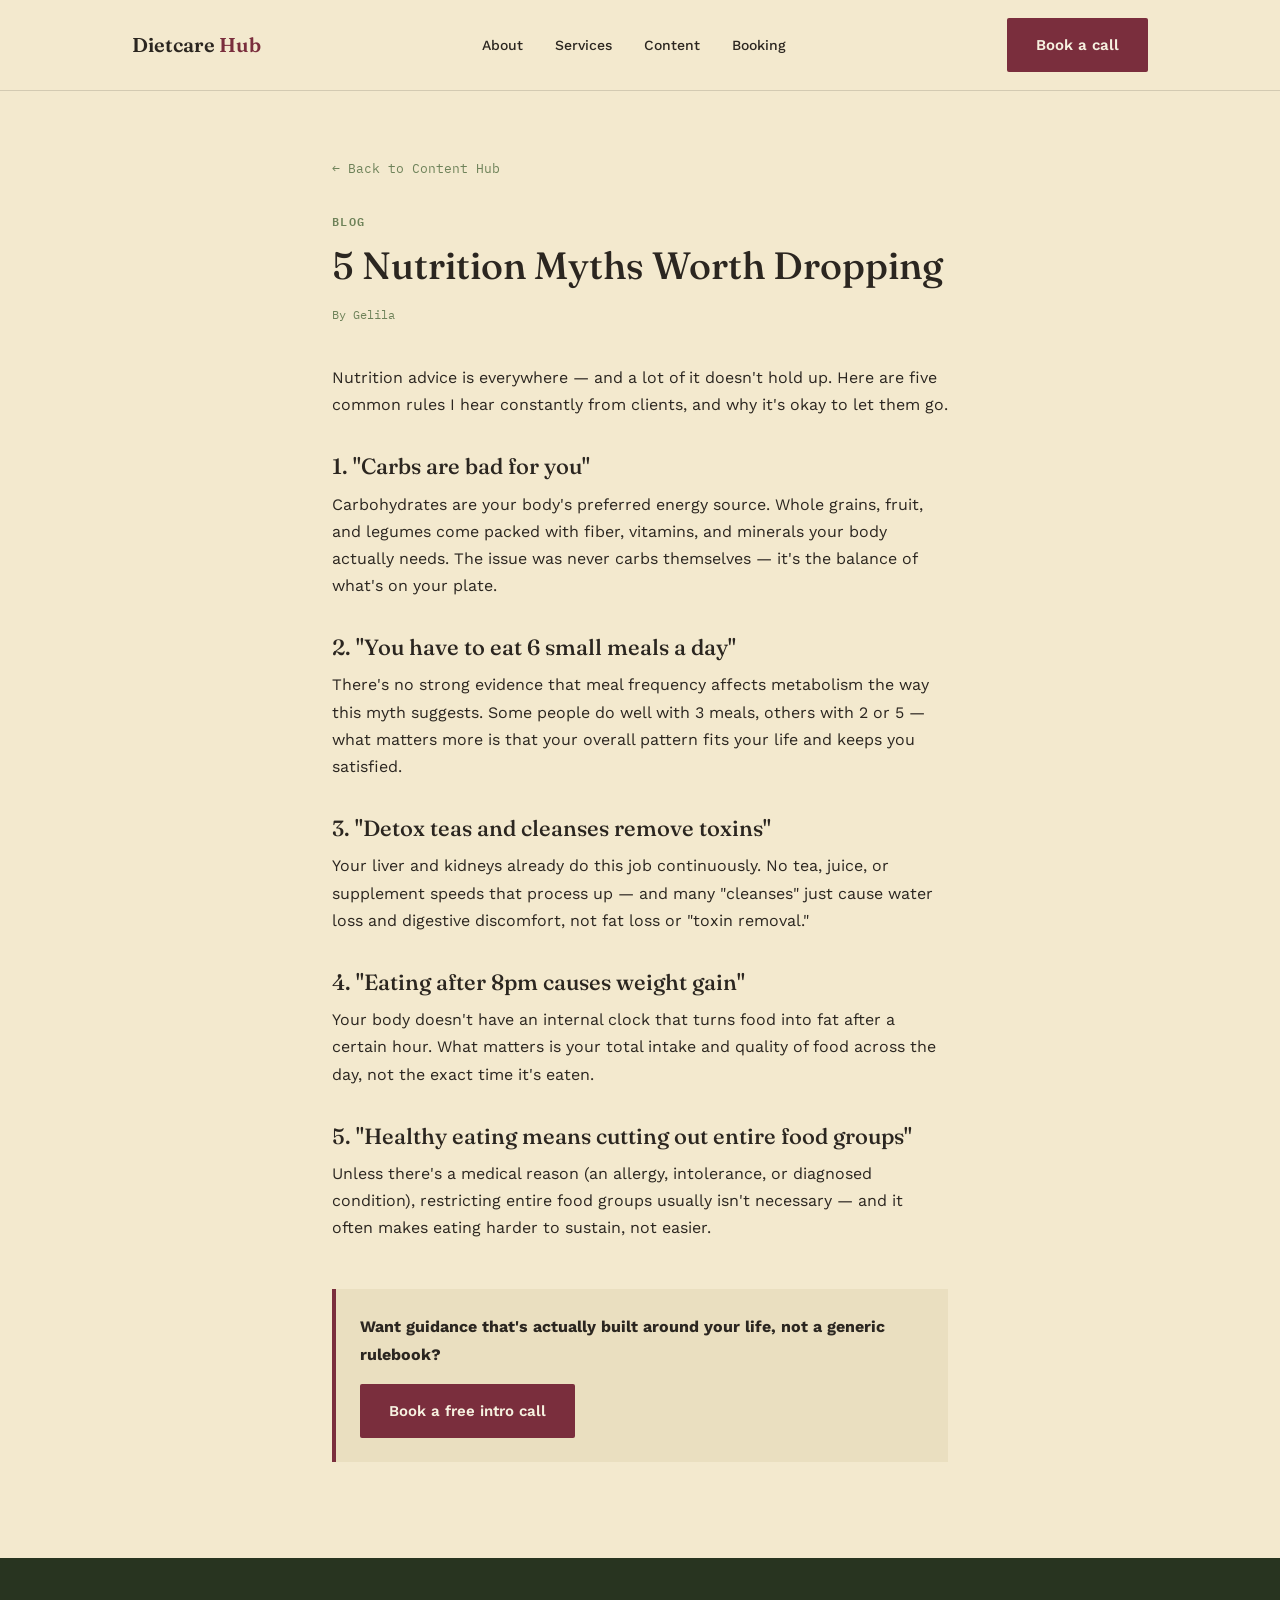
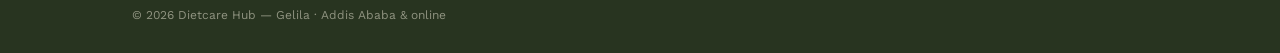
<file: blog-nutrition-myths.html>
<!DOCTYPE html>
<html lang="en">
<head>
<meta charset="UTF-8">
<meta name="viewport" content="width=device-width, initial-scale=1.0">
<title>5 Nutrition Myths Worth Dropping — Dietcare Hub</title>
<meta name="description" content="Five common nutrition rules that aren't backed by evidence, explained by Gelila.">
<link rel="preconnect" href="https://fonts.googleapis.com">
<link href="https://fonts.googleapis.com/css2?family=Fraunces:ital,opsz,wght@0,9..144,400;0,9..144,500;0,9..144,600;1,9..144,500&family=Work+Sans:wght@400;500;600&family=IBM+Plex+Mono:wght@500;600&display=swap" rel="stylesheet">
<link rel="icon" href="data:image/svg+xml,<svg xmlns=%22http://www.w3.org/2000/svg%22 viewBox=%220 0 100 100%22><text y=%22.9em%22 font-size=%2290%22>🌿</text></svg>">
<link rel="stylesheet" href="style.css">
<style>
  .article{ max-width:680px; margin:0 auto; padding:64px 32px 96px; }
  .article .back{ font-family:'IBM Plex Mono', monospace; font-size:13px; color:var(--sage); text-decoration:none; display:inline-block; margin-bottom:32px; }
  .article .eyebrow{ display:block; margin-bottom:14px; }
  .article h1{ font-size:38px; margin-bottom:18px; }
  .article .meta{ font-family:'IBM Plex Mono', monospace; font-size:12px; color:var(--sage); margin-bottom:40px; }
  .article h2{ font-size:22px; margin:36px 0 12px; }
  .article p{ margin-bottom:16px; font-size:16px; line-height:1.7; }
  .article .cta-box{ background:var(--paper-alt); border-left:4px solid var(--berry); padding:24px; margin-top:48px; }
  .article .cta-box p{ margin-bottom:16px; }
</style>
</head>
<body>

<nav>
  <div class="wrap">
    <div class="logo">Dietcare <span>Hub</span></div>
    <ul class="nav-links" id="navLinks">
      <li><a href="index.html#about">About</a></li>
      <li><a href="index.html#services">Services</a></li>
      <li><a href="index.html#hub">Content</a></li>
      <li><a href="index.html#booking">Booking</a></li>
    </ul>
    <a href="index.html#booking" class="btn btn-berry nav-cta">Book a call</a>
    <button class="hamburger" id="hamburgerBtn" aria-label="Toggle menu" aria-expanded="false" aria-controls="navLinks">
      <span></span><span></span><span></span>
    </button>
  </div>
</nav>

<article class="article">
  <a href="index.html#hub" class="back">← Back to Content Hub</a>
  <span class="eyebrow">Blog</span>
  <h1>5 Nutrition Myths Worth Dropping</h1>
  <div class="meta">By Gelila</div>

  <p>Nutrition advice is everywhere — and a lot of it doesn't hold up. Here are five common rules I hear constantly from clients, and why it's okay to let them go.</p>

  <h2>1. "Carbs are bad for you"</h2>
  <p>Carbohydrates are your body's preferred energy source. Whole grains, fruit, and legumes come packed with fiber, vitamins, and minerals your body actually needs. The issue was never carbs themselves — it's the balance of what's on your plate.</p>

  <h2>2. "You have to eat 6 small meals a day"</h2>
  <p>There's no strong evidence that meal frequency affects metabolism the way this myth suggests. Some people do well with 3 meals, others with 2 or 5 — what matters more is that your overall pattern fits your life and keeps you satisfied.</p>

  <h2>3. "Detox teas and cleanses remove toxins"</h2>
  <p>Your liver and kidneys already do this job continuously. No tea, juice, or supplement speeds that process up — and many "cleanses" just cause water loss and digestive discomfort, not fat loss or "toxin removal."</p>

  <h2>4. "Eating after 8pm causes weight gain"</h2>
  <p>Your body doesn't have an internal clock that turns food into fat after a certain hour. What matters is your total intake and quality of food across the day, not the exact time it's eaten.</p>

  <h2>5. "Healthy eating means cutting out entire food groups"</h2>
  <p>Unless there's a medical reason (an allergy, intolerance, or diagnosed condition), restricting entire food groups usually isn't necessary — and it often makes eating harder to sustain, not easier.</p>

  <div class="cta-box">
    <p><strong>Want guidance that's actually built around your life, not a generic rulebook?</strong></p>
    <a href="index.html#booking" class="btn btn-berry">Book a free intro call</a>
  </div>
</article>

<footer>
  <div class="wrap">
    <div class="foot-bottom" style="border-top:none; padding-top:0;">
      <span>&copy; 2026 Dietcare Hub — Gelila · Addis Ababa &amp; online</span>
    </div>
  </div>
</footer>

<script src="script.js" defer></script>
</body>
</html>
</file>
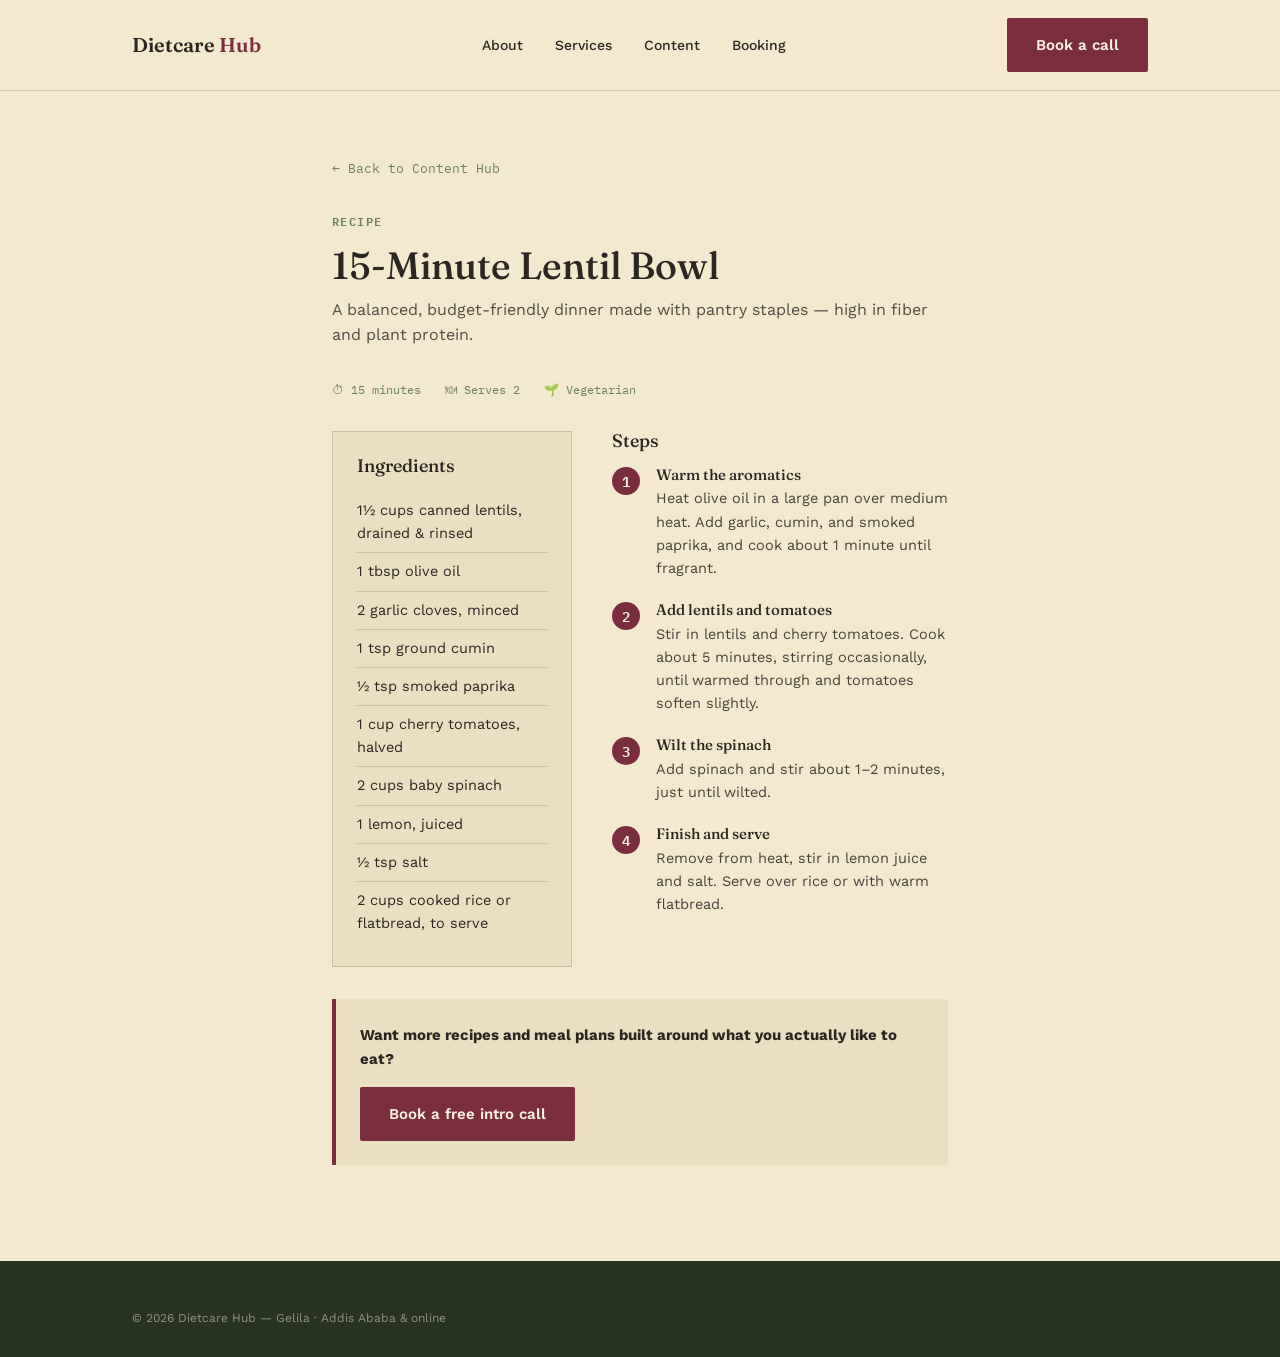
<file: recipe-lentil-bowl.html>
<!DOCTYPE html>
<html lang="en">
<head>
<meta charset="UTF-8">
<meta name="viewport" content="width=device-width, initial-scale=1.0">
<title>15-Minute Lentil Bowl — Dietcare Hub</title>
<meta name="description" content="A balanced, budget-friendly lentil bowl recipe from Gelila — pantry staples, high in fiber and plant protein.">
<link rel="preconnect" href="https://fonts.googleapis.com">
<link href="https://fonts.googleapis.com/css2?family=Fraunces:ital,opsz,wght@0,9..144,400;0,9..144,500;0,9..144,600;1,9..144,500&family=Work+Sans:wght@400;500;600&family=IBM+Plex+Mono:wght@500;600&display=swap" rel="stylesheet">
<link rel="icon" href="data:image/svg+xml,<svg xmlns=%22http://www.w3.org/2000/svg%22 viewBox=%220 0 100 100%22><text y=%22.9em%22 font-size=%2290%22>🌿</text></svg>">
<link rel="stylesheet" href="style.css">
<style>
  .article{ max-width:680px; margin:0 auto; padding:64px 32px 96px; }
  .article .back{ font-family:'IBM Plex Mono', monospace; font-size:13px; color:var(--sage); text-decoration:none; display:inline-block; margin-bottom:32px; }
  .article .eyebrow{ display:block; margin-bottom:14px; }
  .article h1{ font-size:38px; margin-bottom:10px; }
  .article .desc{ font-size:16px; color:var(--ink); opacity:0.8; margin-bottom:32px; }
  .recipe-meta{ display:flex; gap:24px; font-family:'IBM Plex Mono', monospace; font-size:12px; color:var(--sage); margin-bottom:32px; flex-wrap:wrap; }
  .recipe-grid{ display:grid; grid-template-columns:1fr 1.4fr; gap:40px; margin-bottom:32px; }
  .ingredients{ background:var(--paper-alt); border:1px solid var(--line); padding:24px; align-self:start; }
  .ingredients h2{ font-size:18px; margin-bottom:16px; }
  .ingredients ul{ list-style:none; }
  .ingredients li{ font-size:14.5px; padding:7px 0; border-bottom:1px solid var(--line); }
  .ingredients li:last-child{ border-bottom:none; }
  .steps h2{ font-size:18px; margin-bottom:16px; }
  .step-item{ display:flex; gap:16px; margin-bottom:22px; }
  .step-num{
    font-family:'IBM Plex Mono', monospace; font-weight:600; font-size:14px;
    background:var(--berry); color:var(--cream); width:28px; height:28px; border-radius:50%;
    display:flex; align-items:center; justify-content:center; flex-shrink:0;
  }
  .step-item h3{ font-size:15px; margin-bottom:4px; }
  .step-item p{ font-size:14.5px; color:var(--ink); opacity:0.85; }
  .article .cta-box{ background:var(--paper-alt); border-left:4px solid var(--berry); padding:24px; margin-top:16px; }
  .article .cta-box p{ margin-bottom:16px; font-size:15px; }
  @media(max-width:640px){ .recipe-grid{ grid-template-columns:1fr; } }
</style>
</head>
<body>

<nav>
  <div class="wrap">
    <div class="logo">Dietcare <span>Hub</span></div>
    <ul class="nav-links" id="navLinks">
      <li><a href="index.html#about">About</a></li>
      <li><a href="index.html#services">Services</a></li>
      <li><a href="index.html#hub">Content</a></li>
      <li><a href="index.html#booking">Booking</a></li>
    </ul>
    <a href="index.html#booking" class="btn btn-berry nav-cta">Book a call</a>
    <button class="hamburger" id="hamburgerBtn" aria-label="Toggle menu" aria-expanded="false" aria-controls="navLinks">
      <span></span><span></span><span></span>
    </button>
  </div>
</nav>

<article class="article">
  <a href="index.html#hub" class="back">← Back to Content Hub</a>
  <span class="eyebrow">Recipe</span>
  <h1>15-Minute Lentil Bowl</h1>
  <p class="desc">A balanced, budget-friendly dinner made with pantry staples — high in fiber and plant protein.</p>
  <div class="recipe-meta">
    <span>⏱ 15 minutes</span>
    <span>🍽 Serves 2</span>
    <span>🌱 Vegetarian</span>
  </div>

  <div class="recipe-grid">
    <div class="ingredients">
      <h2>Ingredients</h2>
      <ul>
        <li>1½ cups canned lentils, drained &amp; rinsed</li>
        <li>1 tbsp olive oil</li>
        <li>2 garlic cloves, minced</li>
        <li>1 tsp ground cumin</li>
        <li>½ tsp smoked paprika</li>
        <li>1 cup cherry tomatoes, halved</li>
        <li>2 cups baby spinach</li>
        <li>1 lemon, juiced</li>
        <li>½ tsp salt</li>
        <li>2 cups cooked rice or flatbread, to serve</li>
      </ul>
    </div>

    <div class="steps">
      <h2>Steps</h2>
      <div class="step-item">
        <div class="step-num">1</div>
        <div><h3>Warm the aromatics</h3><p>Heat olive oil in a large pan over medium heat. Add garlic, cumin, and smoked paprika, and cook about 1 minute until fragrant.</p></div>
      </div>
      <div class="step-item">
        <div class="step-num">2</div>
        <div><h3>Add lentils and tomatoes</h3><p>Stir in lentils and cherry tomatoes. Cook about 5 minutes, stirring occasionally, until warmed through and tomatoes soften slightly.</p></div>
      </div>
      <div class="step-item">
        <div class="step-num">3</div>
        <div><h3>Wilt the spinach</h3><p>Add spinach and stir about 1–2 minutes, just until wilted.</p></div>
      </div>
      <div class="step-item">
        <div class="step-num">4</div>
        <div><h3>Finish and serve</h3><p>Remove from heat, stir in lemon juice and salt. Serve over rice or with warm flatbread.</p></div>
      </div>
    </div>
  </div>

  <div class="cta-box">
    <p><strong>Want more recipes and meal plans built around what you actually like to eat?</strong></p>
    <a href="index.html#booking" class="btn btn-berry">Book a free intro call</a>
  </div>
</article>

<footer>
  <div class="wrap">
    <div class="foot-bottom" style="border-top:none; padding-top:0;">
      <span>&copy; 2026 Dietcare Hub — Gelila · Addis Ababa &amp; online</span>
    </div>
  </div>
</footer>

<script src="script.js" defer></script>
</body>
</html>
</file>
<file: style.css>
:root{
    --ink:#2B2620;
    --paper:#F3E9CE;
    --paper-alt:#EADFC0;
    --forest:#3A4A2E;
    --forest-dark:#283420;
    --berry:#7A2E3D;
    --berry-dark:#5E2230;
    --sage:#6E8259;
    --cream:#F6F1E0;
    --line: rgba(43,38,32,0.16);
  }
  *{box-sizing:border-box; margin:0; padding:0;}
  html{scroll-behavior:smooth;}
  section[id]{ scroll-margin-top:72px; }
  body{
    background:var(--paper);
    color:var(--ink);
    font-family:'Work Sans', sans-serif;
    line-height:1.6;
  }
  h1,h2,h3{
    font-family:'Fraunces', serif;
    font-weight:500;
    line-height:1.1;
  }
  a{color:inherit;}
  .wrap{max-width:1080px; margin:0 auto; padding:0 32px;}
  section{padding:96px 0;}
  .eyebrow{
    font-family:'IBM Plex Mono', monospace;
    font-size:12px;
    letter-spacing:0.12em;
    text-transform:uppercase;
    color:var(--sage);
    font-weight:600;
    margin-bottom:16px;
    display:block;
  }
  .btn{
    display:inline-block;
    font-family:'Work Sans', sans-serif;
    font-weight:600;
    font-size:15px;
    padding:14px 28px;
    border-radius:2px;
    text-decoration:none;
    cursor:pointer;
    border:1.5px solid transparent;
    transition: transform 0.15s ease;
  }
  .btn:hover{ transform: translateY(-1px); }
  .btn-berry{ background:var(--berry); color:var(--cream); }
  .btn-berry:hover{ background:var(--berry-dark); }
  .btn-outline{ background:transparent; border-color:var(--cream); color:var(--cream); }
  .btn-outline-dark{ background:transparent; border-color:var(--ink); color:var(--ink); }

  /* NAV */
  nav{
    position:sticky; top:0; z-index:50;
    background:var(--paper);
    border-bottom:1px solid var(--line);
  }
  nav .wrap{ position:relative; display:flex; align-items:center; justify-content:space-between; padding-top:18px; padding-bottom:18px; }
  .logo{ font-family:'Fraunces', serif; font-size:20px; font-weight:600; }
  .logo span{ color:var(--berry); }
  .nav-links{ display:flex; gap:32px; list-style:none; font-size:14px; font-weight:500; }
  .nav-links a{ text-decoration:none; }
  .nav-cta{ display:none; }
  @media(min-width:720px){ .nav-cta{ display:inline-block; } }
  .hamburger{
    display:flex; flex-direction:column; gap:5px; background:none; border:none; cursor:pointer; padding:6px;
  }
  .hamburger span{ width:22px; height:2px; background:var(--ink); display:block; }
  @media(min-width:720px){ .hamburger{ display:none; } }
  @media(max-width:719px){
    .nav-links{
      display:none;
      position:absolute; top:100%; left:0; right:0;
      background:var(--paper);
      flex-direction:column;
      gap:0;
      border-bottom:1px solid var(--line);
    }
    .nav-links.open{ display:flex; }
    .nav-links li{ border-top:1px solid var(--line); }
    .nav-links a{ display:block; padding:16px 32px; }
  }

  /* HERO */
  .hero{
    background:var(--forest);
    color:var(--cream);
    padding:88px 0 96px;
  }
  .hero .wrap{ display:grid; grid-template-columns:1.2fr 1fr; gap:56px; align-items:center; }
  .hero h1{ font-size:52px; margin-bottom:22px; }
  .hero p.lead{ font-size:18px; max-width:480px; color:rgba(246,241,224,0.85); margin-bottom:32px; }
  .hero .cta-row{ display:flex; gap:16px; flex-wrap:wrap; }
  .avatar-frame{
    width:280px; height:280px; margin:0 auto;
    border-radius:50%;
    border:3px solid rgba(246,241,224,0.5);
    display:flex; align-items:center; justify-content:center;
    position:relative;
    overflow:hidden;
    box-shadow: 0 12px 32px rgba(0,0,0,0.25);
  }
  .avatar-photo{
    width:100%; height:100%;
    object-fit:cover;
    border-radius:50%;
  }
  .avatar-frame .inner{
    width:236px; height:236px; border-radius:50%;
    background:var(--sage);
    display:flex; align-items:center; justify-content:center;
    font-family:'Fraunces', serif; font-size:56px; color:var(--forest-dark);
  }
  .avatar-label{
    text-align:center; font-family:'IBM Plex Mono', monospace; font-size:11px;
    color:rgba(246,241,224,0.55); margin-top:14px; letter-spacing:0.04em;
  }
  @media(max-width:860px){
    .hero .wrap{ grid-template-columns:1fr; text-align:center; }
    .hero p.lead{ margin-left:auto; margin-right:auto; }
    .hero .cta-row{ justify-content:center; }
    .hero h1{ font-size:38px; }
  }

  /* ABOUT */
  .about .wrap{ display:grid; grid-template-columns:1fr 320px; gap:64px; align-items:start; }
  .about h2{ font-size:34px; margin-bottom:20px; }
  .about p{ margin-bottom:18px; font-size:16px; color:var(--ink); max-width:520px; }
  .about .creds{ margin-top:28px; font-size:14px; color:var(--sage); font-weight:600; font-family:'IBM Plex Mono', monospace; }
  @media(max-width:860px){ .about .wrap{ grid-template-columns:1fr; } }

  /* NUTRITION FACTS SIGNATURE PANEL */
  .facts-panel{
    background:var(--cream);
    border:3px solid var(--ink);
    padding:14px 18px 18px;
    font-family:'IBM Plex Mono', monospace;
  }
  .facts-title{ font-family:'Fraunces', serif; font-weight:600; font-size:24px; border-bottom:8px solid var(--ink); padding-bottom:6px; }
  .facts-sub{ font-size:12px; border-bottom:1px solid var(--ink); padding:6px 0; display:flex; justify-content:space-between; }
  .facts-thick{ border-bottom:5px solid var(--ink); padding:6px 0 8px; font-size:13px; font-weight:600; }
  .facts-row{ border-bottom:1px solid var(--line); padding:7px 0; font-size:12.5px; display:flex; justify-content:space-between; gap:10px; }
  .facts-row b{ font-weight:600; }
  .facts-footer{ font-size:10.5px; margin-top:10px; color:var(--ink); opacity:0.7; line-height:1.5; }

  /* SERVICES */
  .services{ background:var(--paper-alt); }
  .services h2{ font-size:34px; margin-bottom:12px; }
  .services > .wrap > p{ max-width:520px; color:var(--ink); margin-bottom:48px; font-size:16px; }
  .card-grid{ display:grid; grid-template-columns:repeat(auto-fit, minmax(240px,1fr)); gap:24px; }
  .card{
    background:var(--paper);
    border:1px solid var(--line);
    border-top:4px solid var(--sage);
    padding:28px 24px;
    display:flex; flex-direction:column;
  }
  .card .idx{ font-family:'IBM Plex Mono', monospace; font-size:12px; color:var(--sage); font-weight:600; margin-bottom:12px; }
  .card-icon{ width:36px; height:36px; color:var(--berry); margin-bottom:14px; }
  .card h3{ font-size:21px; margin-bottom:10px; }
  .card p{ font-size:14.5px; color:var(--ink); opacity:0.85; margin-bottom:20px; flex-grow:1; }
  .card .price{ font-family:'IBM Plex Mono', monospace; font-size:13px; font-weight:600; color:var(--berry); margin-bottom:16px; }
  .card a{ text-decoration:none; font-size:14px; font-weight:600; color:var(--berry); border-bottom:1.5px solid var(--berry); align-self:flex-start; padding-bottom:2px; }

  /* TESTIMONIALS */
  .testimonials h2{ font-size:34px; margin-bottom:48px; }
  .t-grid{ display:grid; grid-template-columns:repeat(auto-fit, minmax(260px,1fr)); gap:28px; }
  .t-card{
    background:var(--paper-alt);
    border-left:4px solid var(--berry);
    padding:26px 24px;
  }
  .t-quote{ font-family:'Fraunces', serif; font-style:italic; font-size:17px; margin-bottom:18px; color:var(--ink); }
  .t-person{ display:flex; align-items:center; gap:12px; }
  .t-avatar{
    width:38px; height:38px; border-radius:50%;
    background:var(--sage); color:var(--forest-dark);
    display:flex; align-items:center; justify-content:center;
    font-family:'IBM Plex Mono', monospace; font-size:13px; font-weight:600;
  }
  .t-name{ font-size:14px; font-weight:600; }
  .t-detail{ font-size:12.5px; color:var(--ink); opacity:0.65; }

  /* LEAD MAGNET */
  .magnet{ background:var(--berry); color:var(--cream); }
  .magnet .wrap{ display:grid; grid-template-columns:1fr 1fr; gap:56px; align-items:center; }
  .magnet .eyebrow{ color:rgba(246,241,224,0.75); }
  .magnet h2{ font-size:32px; color:var(--cream); margin-bottom:14px; }
  .magnet p.lead{ color:rgba(246,241,224,0.85); margin-bottom:0; max-width:440px; }
  .guide-mock{
    background:var(--paper);
    border:1px solid rgba(0,0,0,0.1);
    padding:32px 28px;
    color:var(--ink);
    transform: rotate(-2deg);
    box-shadow: 10px 10px 0 rgba(43,38,32,0.18);
  }
  .guide-mock .tag{ font-family:'IBM Plex Mono', monospace; font-size:11px; color:var(--sage); font-weight:600; text-transform:uppercase; letter-spacing:0.08em; margin-bottom:10px; display:block;}
  .guide-mock h3{ font-size:26px; margin-bottom:10px; }
  .guide-mock p{ font-size:14px; opacity:0.8; margin-bottom:20px; }
  .signup-form{ display:flex; gap:0; max-width:420px; margin-top:24px; }
  .signup-form input{
    flex:1; background:rgba(246,241,224,0.1); border:1px solid rgba(246,241,224,0.35);
    border-right:none; padding:13px 16px; color:var(--cream); font-family:'Work Sans',sans-serif; font-size:14px;
  }
  .signup-form input::placeholder{ color:rgba(246,241,224,0.45); }
  .signup-form button{
    background:var(--cream); color:var(--berry-dark); border:none; font-weight:600;
    font-family:'Work Sans',sans-serif; font-size:14px; padding:0 22px; cursor:pointer;
  }
  .signup-note{ font-size:12px; color:rgba(246,241,224,0.6); margin-top:10px; }
  @media(max-width:860px){ .magnet .wrap{ grid-template-columns:1fr; } .guide-mock{ transform:none; max-width:340px; margin:0 auto; } }

  /* CONTENT HUB */
  .hub{ background:var(--paper-alt); }
  .hub h2{ font-size:34px; margin-bottom:12px; }
  .hub > .wrap > p{ max-width:520px; color:var(--ink); margin-bottom:48px; font-size:16px; }
  .hub-grid{ display:grid; grid-template-columns:repeat(auto-fit, minmax(240px,1fr)); gap:24px; }
  .hub-card{
    background:var(--paper);
    border:1px solid var(--line);
  }
  .hub-thumb{
    height:150px;
    background:var(--sage);
    display:flex; align-items:center; justify-content:center;
    color:var(--cream);
    font-family:'IBM Plex Mono', monospace;
    font-size:12px;
  }
  .hub-card.recipe .hub-thumb{ background:var(--berry); }
  .hub-card.video .hub-thumb{ background:var(--forest); }
  .hub-thumb-play{
    flex-direction:column; gap:10px; color:var(--cream);
    transition: background 0.2s ease;
  }
  .hub-thumb-play .play-icon{ width:52px; height:52px; transition: transform 0.2s ease; }
  .hub-card.video:hover .hub-thumb-play .play-icon{ transform:scale(1.08); }
  .hub-thumb-play .play-label{
    font-family:'IBM Plex Mono', monospace; font-size:11px;
    letter-spacing:0.06em; text-transform:uppercase; opacity:0.85;
  }
  .hub-thumb-img{ padding:0; overflow:hidden; }
  .hub-thumb-img img{ width:100%; height:100%; object-fit:cover; display:block; }
  .hub-body{ padding:20px 22px; }
  .hub-kind{ font-family:'IBM Plex Mono', monospace; font-size:11px; color:var(--sage); font-weight:600; text-transform:uppercase; letter-spacing:0.06em; margin-bottom:8px; display:block; }
  .hub-card h3{ font-size:18px; margin-bottom:8px; }
  .hub-card p{ font-size:14px; color:var(--ink); opacity:0.8; margin-bottom:14px; }
  .hub-card a{ text-decoration:none; font-size:13px; font-weight:600; color:var(--berry); }

  /* SOCIAL PROOF BAR */
  .proof{ background:var(--ink); color:var(--paper); padding:40px 0; }
  .proof .wrap{ display:flex; flex-wrap:wrap; justify-content:space-between; align-items:center; gap:24px; }
  .proof-stat{ text-align:center; }
  .proof-num{ font-family:'Fraunces', serif; font-size:28px; color:var(--cream); }
  .proof-label{ font-family:'IBM Plex Mono', monospace; font-size:11px; letter-spacing:0.06em; text-transform:uppercase; color:var(--sage); margin-top:4px; }
  .proof-mentions{ font-size:13px; color:rgba(246,241,224,0.6); font-family:'IBM Plex Mono', monospace; }

  /* BOOKING */
  .booking{ background:var(--forest); color:var(--cream); }
  .booking .wrap{ display:grid; grid-template-columns:1fr 1fr; gap:64px; }
  .booking h2{ font-size:34px; margin-bottom:16px; color:var(--cream); }
  .booking p.lead{ color:rgba(246,241,224,0.8); margin-bottom:28px; max-width:420px; }
  @media(max-width:860px){ .booking .wrap{ grid-template-columns:1fr; } }
  .slot-list{ display:flex; flex-direction:column; gap:10px; margin-bottom:24px; }
  .slot{
    background:rgba(246,241,224,0.06);
    border:1px solid rgba(246,241,224,0.25);
    padding:14px 18px;
    display:flex; justify-content:space-between; align-items:center;
    font-size:14px;
  }
  .slot button{
    background:transparent; border:1px solid var(--cream); color:var(--cream);
    font-family:'Work Sans',sans-serif; font-size:13px; font-weight:600;
    padding:6px 14px; border-radius:2px; cursor:pointer;
  }
  .slot button:hover{ background:var(--cream); color:var(--forest); }
  form{ display:flex; flex-direction:column; gap:14px; }
  form label{ font-size:12px; font-family:'IBM Plex Mono', monospace; text-transform:uppercase; letter-spacing:0.06em; color:rgba(246,241,224,0.7); margin-bottom:-8px; }
  form input, form textarea{
    background:rgba(246,241,224,0.08);
    border:1px solid rgba(246,241,224,0.3);
    padding:12px 14px;
    color:var(--cream);
    font-family:'Work Sans', sans-serif;
    font-size:14px;
    border-radius:2px;
  }
  form input::placeholder, form textarea::placeholder{ color:rgba(246,241,224,0.4); }
  form textarea{ resize:vertical; min-height:90px; }

  footer{ padding:32px 0; text-align:center; font-size:13px; color:var(--sage); }

  footer{ padding:48px 0 28px; background:var(--forest-dark); color:var(--paper); }
  .foot-grid{ display:flex; flex-wrap:wrap; justify-content:space-between; gap:32px; padding-bottom:28px; border-bottom:1px solid rgba(246,241,224,0.15); }
  .foot-brand{ font-family:'Fraunces', serif; font-size:19px; color:var(--cream); }
  .foot-links{ display:flex; gap:24px; list-style:none; font-size:13px; }
  .foot-links a{ text-decoration:none; color:rgba(246,241,224,0.75); }
  .foot-social{ display:flex; gap:14px; font-size:13px; }
  .foot-social a{ text-decoration:none; color:rgba(246,241,224,0.75); border:1px solid rgba(246,241,224,0.3); border-radius:50%; width:32px; height:32px; display:flex; align-items:center; justify-content:center; font-family:'IBM Plex Mono', monospace; font-size:11px; }
  .foot-bottom{ display:flex; flex-wrap:wrap; justify-content:space-between; gap:12px; padding-top:20px; font-size:12px; color:rgba(246,241,224,0.5); }
  .foot-bottom a{ text-decoration:none; color:rgba(246,241,224,0.5); }

  .note{
    background:var(--berry); color:var(--cream); font-family:'IBM Plex Mono', monospace;
    font-size:12px; text-align:center; padding:8px 16px;
  }

  /* SCROLL REVEAL */
  .reveal{
    opacity:0;
    transform: translateY(24px);
    transition: opacity 0.7s ease, transform 0.7s ease;
  }
  .reveal.is-visible{
    opacity:1;
    transform: translateY(0);
  }
</file>
